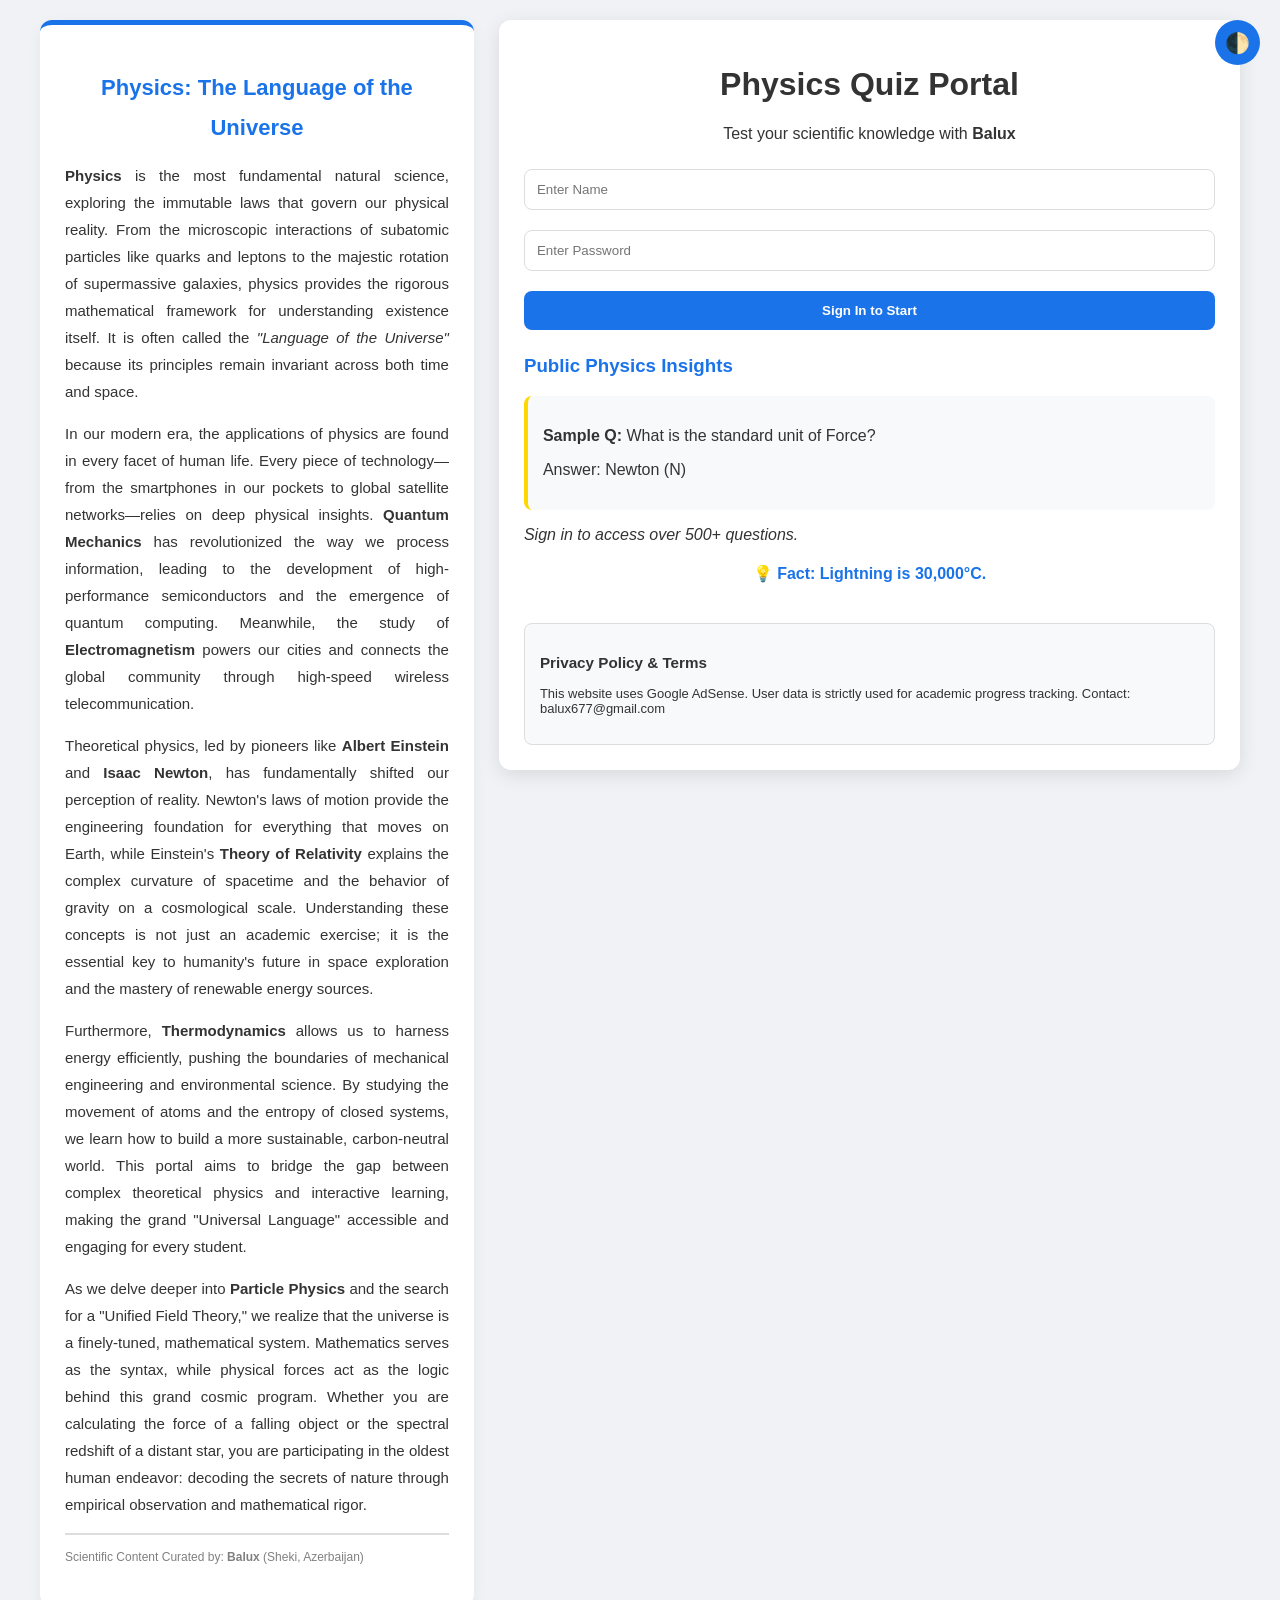
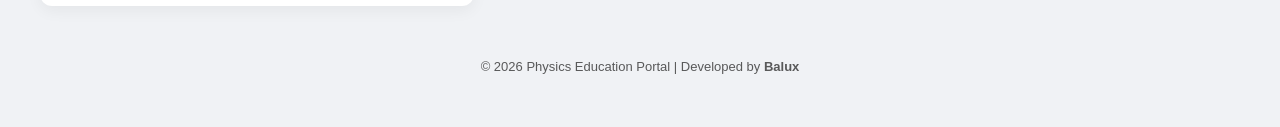
<file: index.html>
<!DOCTYPE html>
<html lang="en">
<head>
    <meta charset="UTF-8">
    <meta name="viewport" content="width=device-width, initial-scale=1.0">
    <title>Physics Education Portal | Interactive Learning by Balux</title>
    
    <script type="application/ld+json">
    {
      "@context": "https://schema.org",
      "@type": "WebSite",
      "name": "Physics Portal",
      "url": "https://fizikatesti.vercel.app/",
      "description": "Educational physics portal providing interactive tests and fundamental science laws for students."
    }
    </script>

    <script async src="https://pagead2.googlesyndication.com/pagead/js/adsbygoogle.js?client=ca-pub-9703596160659929" crossorigin="anonymous"></script>

    <style>
        :root { --bg: #f0f2f5; --container-bg: #ffffff; --text: #333; --primary: #1a73e8; --card: #f8f9fa; --border: #ddd; }
        .dark-mode { --bg: #121212; --container-bg: #1e1e1e; --text: #e0e0e0; --primary: #8ab4f8; --card: #2d2d2d; --border: #444; }

        body { font-family: 'Segoe UI', Tahoma, Geneva, Verdana, sans-serif; margin: 0; background-color: var(--bg); color: var(--text); display: flex; flex-direction: column; align-items: center; padding: 20px; transition: 0.3s; }
        
        .main-wrapper { display: flex; flex-direction: row; gap: 25px; max-width: 1200px; width: 100%; align-items: flex-start; }
        
        .essay-sidebar { flex: 1; background: var(--container-bg); padding: 25px; border-radius: 12px; box-shadow: 0 5px 15px rgba(0,0,0,0.05); border-top: 5px solid var(--primary); font-size: 15px; line-height: 1.8; text-align: justify; }
        .essay-sidebar h2 { color: var(--primary); font-size: 22px; text-align: center; margin-bottom: 15px; }

        .container { flex: 1.8; background: var(--container-bg); padding: 25px; border-radius: 12px; box-shadow: 0 5px 20px rgba(0,0,0,0.1); text-align: center; }

        @media (max-width: 900px) {
            .main-wrapper { flex-direction: column; align-items: center; }
            .essay-sidebar, .container { width: 100%; box-sizing: border-box; }
        }

        input, select { width: 100%; padding: 12px; margin: 10px 0; border: 1px solid var(--border); border-radius: 8px; box-sizing: border-box; background: var(--container-bg); color: var(--text); }
        .btn-style { width: 100%; padding: 12px; border: none; border-radius: 8px; cursor: pointer; font-weight: bold; margin-top: 10px; transition: 0.3s; }
        .btn-primary { background-color: var(--primary); color: white; }
        .btn-danger { background-color: #d93025; color: white; }
        .btn-success { background-color: #2e7d32; color: white; }
        
        .btn-dark { position: fixed; top: 20px; right: 20px; width: 45px; height: 45px; border-radius: 50%; border: none; cursor: pointer; background: var(--primary); color: white; font-size: 20px; z-index: 1001; }

        .question { background: var(--card); padding: 15px; border-radius: 8px; margin-bottom: 15px; border-left: 4px solid var(--primary); text-align: left; }
        
        .option-row { display: flex; align-items: center; gap: 10px; padding: 8px; margin: 4px 0; cursor: pointer; border-radius: 4px; transition: 0.2s; }
        .option-row:hover { background: rgba(26, 115, 232, 0.1); }
        .option-row input { width: 18px !important; height: 18px !important; margin: 0 !important; cursor: pointer; }

        .correct { background-color: #2e7d32 !important; color: white; }
        .wrong { background-color: #c62828 !important; color: white; }

        .policy-section { text-align: left; font-size: 13px; margin-top: 40px; padding: 15px; background: var(--card); border-radius: 8px; border: 1px solid var(--border); }
        footer { margin-top: 40px; text-align: center; font-size: 13px; opacity: 0.8; padding-bottom: 20px; }
    </style>
</head>
<body>

<button class="btn-dark" onclick="toggleDarkMode()">🌓</button>

<div class="main-wrapper">
    <aside class="essay-sidebar" id="essayAside">
        <h2>Physics: The Language of the Universe</h2>
        <p><strong>Physics</strong> is the most fundamental natural science, exploring the immutable laws that govern our physical reality. From the microscopic interactions of subatomic particles like quarks and leptons to the majestic rotation of supermassive galaxies, physics provides the rigorous mathematical framework for understanding existence itself. It is often called the <em>"Language of the Universe"</em> because its principles remain invariant across both time and space.</p>
        
        <p>In our modern era, the applications of physics are found in every facet of human life. Every piece of technology—from the smartphones in our pockets to global satellite networks—relies on deep physical insights. <strong>Quantum Mechanics</strong> has revolutionized the way we process information, leading to the development of high-performance semiconductors and the emergence of quantum computing. Meanwhile, the study of <strong>Electromagnetism</strong> powers our cities and connects the global community through high-speed wireless telecommunication.</p>
        
        <p>Theoretical physics, led by pioneers like <strong>Albert Einstein</strong> and <strong>Isaac Newton</strong>, has fundamentally shifted our perception of reality. Newton's laws of motion provide the engineering foundation for everything that moves on Earth, while Einstein's <strong>Theory of Relativity</strong> explains the complex curvature of spacetime and the behavior of gravity on a cosmological scale. Understanding these concepts is not just an academic exercise; it is the essential key to humanity's future in space exploration and the mastery of renewable energy sources.</p>

        <p>Furthermore, <strong>Thermodynamics</strong> allows us to harness energy efficiently, pushing the boundaries of mechanical engineering and environmental science. By studying the movement of atoms and the entropy of closed systems, we learn how to build a more sustainable, carbon-neutral world. This portal aims to bridge the gap between complex theoretical physics and interactive learning, making the grand "Universal Language" accessible and engaging for every student.</p>
        
        <p>As we delve deeper into <strong>Particle Physics</strong> and the search for a "Unified Field Theory," we realize that the universe is a finely-tuned, mathematical system. Mathematics serves as the syntax, while physical forces act as the logic behind this grand cosmic program. Whether you are calculating the force of a falling object or the spectral redshift of a distant star, you are participating in the oldest human endeavor: decoding the secrets of nature through empirical observation and mathematical rigor.</p>
        
        <hr style="border: 0.5px solid var(--border);">
        <p style="font-size: 12px; color: gray;">Scientific Content Curated by: <strong>Balux</strong> (Sheki, Azerbaijan)</p>
    </aside>

    <main class="container">
        <div id="maintenanceMode" style="display:none; padding: 20px; border: 2px solid #d93025; border-radius: 8px; background: #fff5f5; margin-bottom: 15px;">
            <h1 style="color: #d93025;">System Maintenance</h1>
            <p>Access is temporarily restricted for technical updates. Please check back later.</p>
        </div>

        <div id="loginSection">
            <h1>Physics Quiz Portal</h1>
            <p>Test your scientific knowledge with <strong>Balux</strong></p>
            <input type="text" id="username" placeholder="Enter Name">
            <input type="password" id="password" placeholder="Enter Password">
            <button onclick="handleLogin()" class="btn-style btn-primary">Sign In to Start</button>
            
            <div id="staticContent" style="text-align: left; margin-top: 25px;">
                <h3 style="color: var(--primary);">Public Physics Insights</h3>
                <div class="question" style="border-left: 4px solid gold;">
                    <p><strong>Sample Q:</strong> What is the standard unit of Force?</p>
                    <p>Answer: Newton (N)</p>
                </div>
                <p><em>Sign in to access over 500+ questions.</em></p>
            </div>
        </div>

        <div id="adminPanel" style="display:none;">
            <h2>Administrator Dashboard</h2>
            <button id="siteToggleBtn" onclick="toggleSiteStatus()" class="btn-style btn-danger">Loading status...</button>
            <div id="resultsTable" style="margin-top: 20px;">
                <table style="width:100%; border-collapse: collapse;">
                    <thead><tr style="border-bottom: 2px solid var(--border);"><th>Student</th><th>Score</th><th>Date</th></tr></thead>
                    <tbody id="resultsBody"></tbody>
                </table>
            </div>
            <button onclick="location.reload()" class="btn-style">Log Out</button>
        </div>

        <div id="userPanel" style="display:none;">
            <h2 id="welcomeUser"></h2>
            <select id="classSelect" onchange="loadQuiz(this.value)">
                <option value="sinif7_fizika.json">7th Grade Physics</option>
                <option value="sinif8_fizika.json">8th Grade Physics</option>
                <option value="sinif9_fizika.json">9th Grade Physics</option>
                <option value="sinif10_fizika.json">10th Grade Physics</option>
                <option value="sinif11_fizika.json">11th Grade Physics</option>
            </select>
            <div id="quizArea"></div>
            <button id="finishBtn" onclick="finishQuiz()" class="btn-style btn-primary" style="display:none;">Submit Answers</button>
            <div id="userResult"></div>
            <button onclick="location.reload()" class="btn-style">Log Out</button>
        </div>

        <div id="seoText">
            <div id="dailyFact" style="margin-top:20px; font-weight:bold; color:var(--primary);">💡 Loading facts...</div>
            <div class="policy-section">
                <h3>Privacy Policy & Terms</h3>
                <p>This website uses Google AdSense. User data is strictly used for academic progress tracking. Contact: balux677@gmail.com</p>
            </div>
        </div>
    </main>
</div>

<footer>
    <p>© 2026 Physics Education Portal | Developed by <strong>Balux</strong></p>
</footer>

<script>
    const dbURL = "https://fizikatesti-7fb62-default-rtdb.firebaseio.com/";
    const facts = ["Lightning is 30,000°C.", "Venus is the hottest planet.", "Light speed is 300k km/s."];
    let currentQuizData = [];
    let isSiteClosed = false; // Başlanğıcda sayt mütləq AÇIQDIR
    let currentUser = "";

    async function checkSiteStatus() {
        try {
            const r = await fetch(dbURL + "status.json");
            const data = await r.json();
            
            // Əgər data null deyilsə (yəni bazada nəsə varsa), o zaman bazadakı statusu tətbiq et
            if (data !== null) {
                isSiteClosed = data;
            } else {
                isSiteClosed = false; // Baza boşdursa açıq qalsın
            }
            
            const btn = document.getElementById('siteToggleBtn');
            if(btn) {
                btn.innerText = isSiteClosed ? "Open Site" : "Close Site (Maintenance)";
                btn.className = isSiteClosed ? "btn-style btn-success" : "btn-style btn-danger";
            }
        } catch (e) {
            isSiteClosed = false; // Xəta olarsa saytın qapanmaması üçün
        }
    }
    checkSiteStatus();

    async function toggleSiteStatus() {
        isSiteClosed = !isSiteClosed;
        await fetch(dbURL + "status.json", { method: 'PUT', body: JSON.stringify(isSiteClosed) });
        checkSiteStatus();
    }

    function toggleDarkMode() { document.body.classList.toggle('dark-mode'); }
    
    document.getElementById('dailyFact').innerText = "💡 Fact: " + facts[Math.floor(Math.random() * facts.length)];

    function handleLogin() {
        const u = document.getElementById('username').value.trim();
        const p = document.getElementById('password').value;

        // Admin hər zaman girə bilsin deyə status yoxlamasını admin loginindən sonraya qoydum
        if (u === "ebalux" && p === "12345") {
            document.getElementById('loginSection').style.display = 'none';
            document.getElementById('adminPanel').style.display = 'block';
            showAdmin();
            return;
        } 
        
        if (u !== "") {
            // İstifadəçi girişi zamanı saytın bağlı olub-olmadığını dəqiq yoxla
            if (isSiteClosed === true) {
                document.getElementById('loginSection').style.display = 'none';
                document.getElementById('maintenanceMode').style.display = 'block';
            } else {
                currentUser = u;
                document.getElementById('loginSection').style.display = 'none';
                document.getElementById('userPanel').style.display = 'block';
                document.getElementById('welcomeUser').innerText = "Welcome, " + u;
                loadQuiz("sinif7_fizika.json");
            }
        }
    }

    async function showAdmin() {
        const r = await fetch(dbURL + "results.json");
        const d = await r.json();
        const b = document.getElementById('resultsBody');
        b.innerHTML = "";
        if(d) {
            Object.keys(d).reverse().forEach(k => {
                b.innerHTML += `<tr><td>${d[k].name}</td><td>${d[k].score}</td><td>${d[k].date}</td></tr>`;
            });
        }
    }

    function loadQuiz(file) {
        fetch(file).then(r => r.json()).then(data => {
            currentQuizData = data;
            const area = document.getElementById('quizArea');
            area.innerHTML = data.map((q, i) => `
                <div class="question">
                    <p><strong>Q${i+1}:</strong> ${q.question}</p>
                    <div style="display:flex; flex-direction:column;">
                        ${q.options.map((opt, oi) => `
                            <label class="option-row" id="l-q${i}-o${oi}">
                                <input type="radio" name="q${i}" value="${opt}"> <span>${opt}</span>
                            </label>`).join('')}
                    </div>
                </div>`).join('');
            document.getElementById('finishBtn').style.display = 'block';
        });
    }

    async function finishQuiz() {
        let correct = 0;
        currentQuizData.forEach((q, i) => {
            const sel = document.querySelector(`input[name="q${i}"]:checked`);
            q.options.forEach((opt, oi) => {
                const lb = document.getElementById(`l-q${i}-o${oi}`);
                if (opt === q.correctAnswer) lb.classList.add('correct');
                if (sel && sel.value === opt && sel.value !== q.correctAnswer) lb.classList.add('wrong');
            });
            if (sel && sel.value === q.correctAnswer) correct++;
        });
        const res = `${correct} / ${currentQuizData.length}`;
        document.getElementById('userResult').innerHTML = `<h3>Result: ${res}</h3>`;
        await fetch(dbURL + "results.json", { method: 'POST', body: JSON.stringify({ name: currentUser, score: res, date: new Date().toLocaleString() }) });
        document.getElementById('finishBtn').style.display = 'none';
    }
</script>
</body>
</html>
</file>
